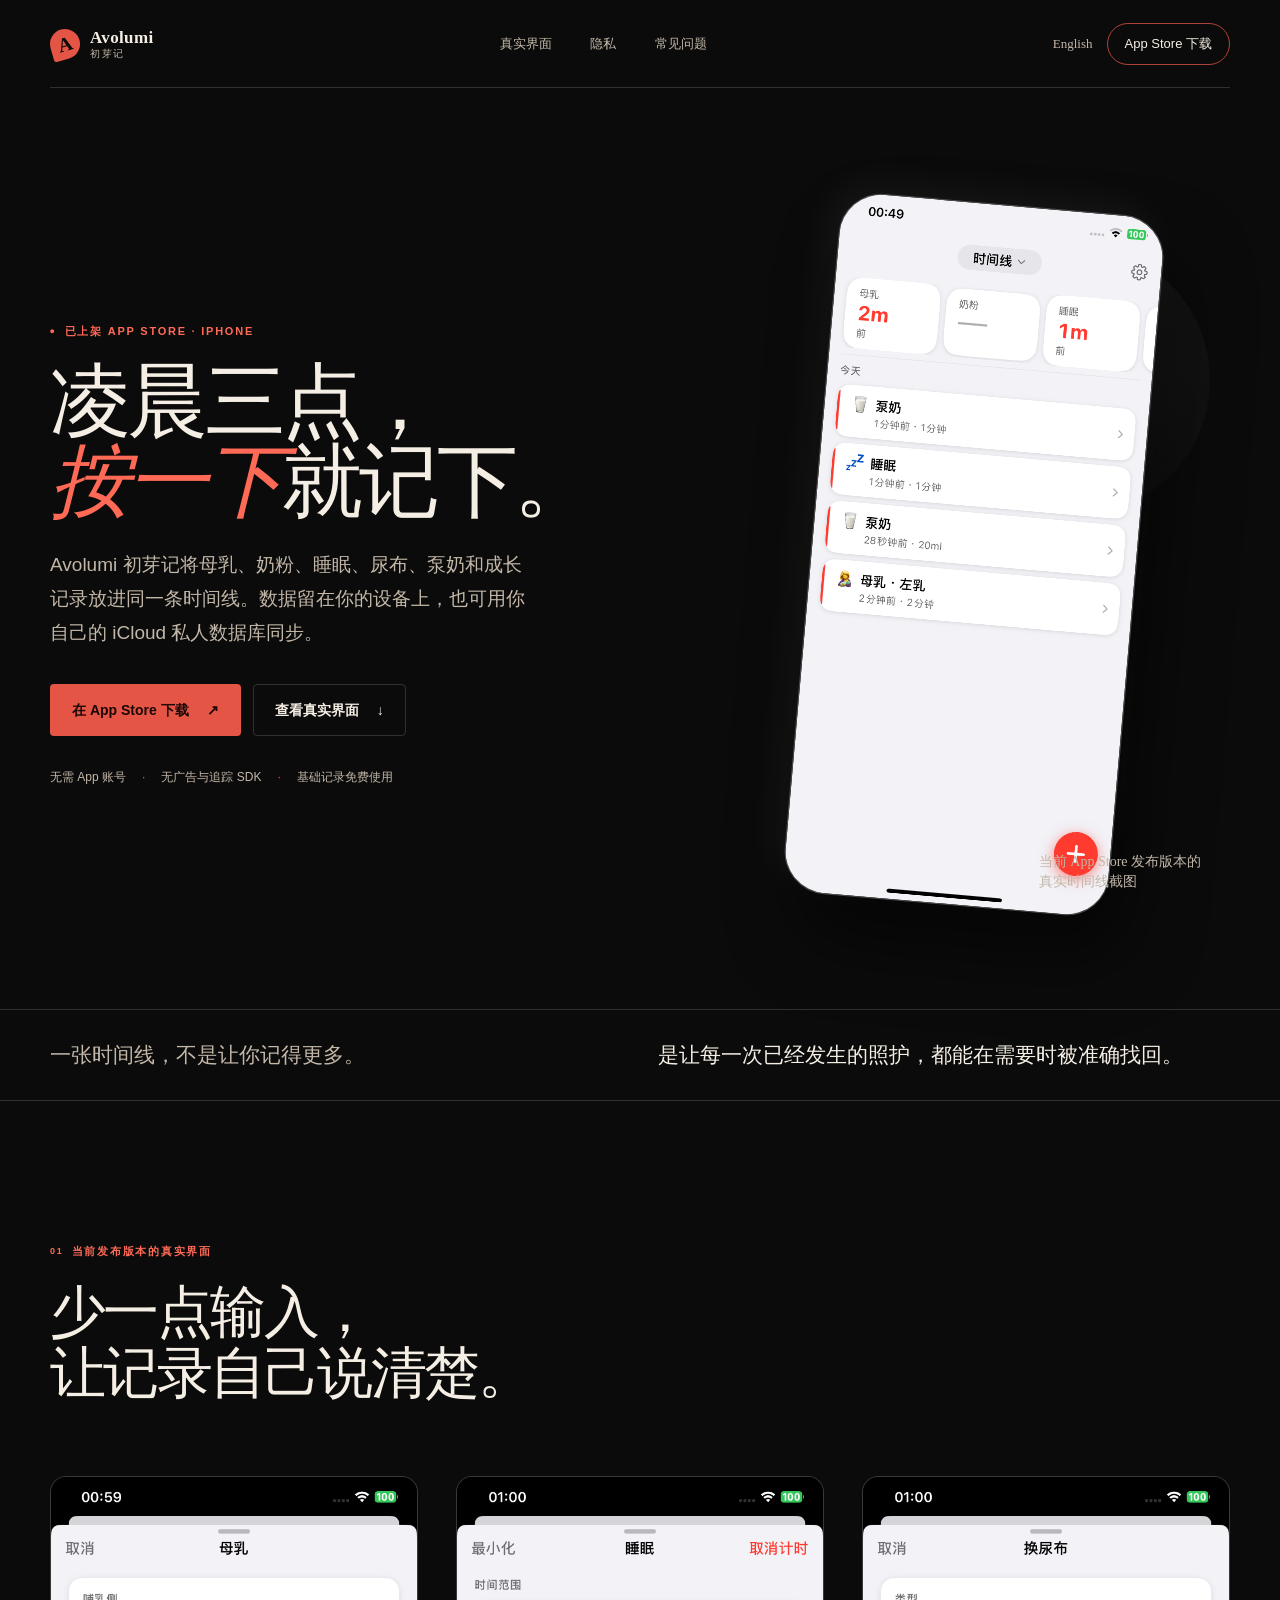
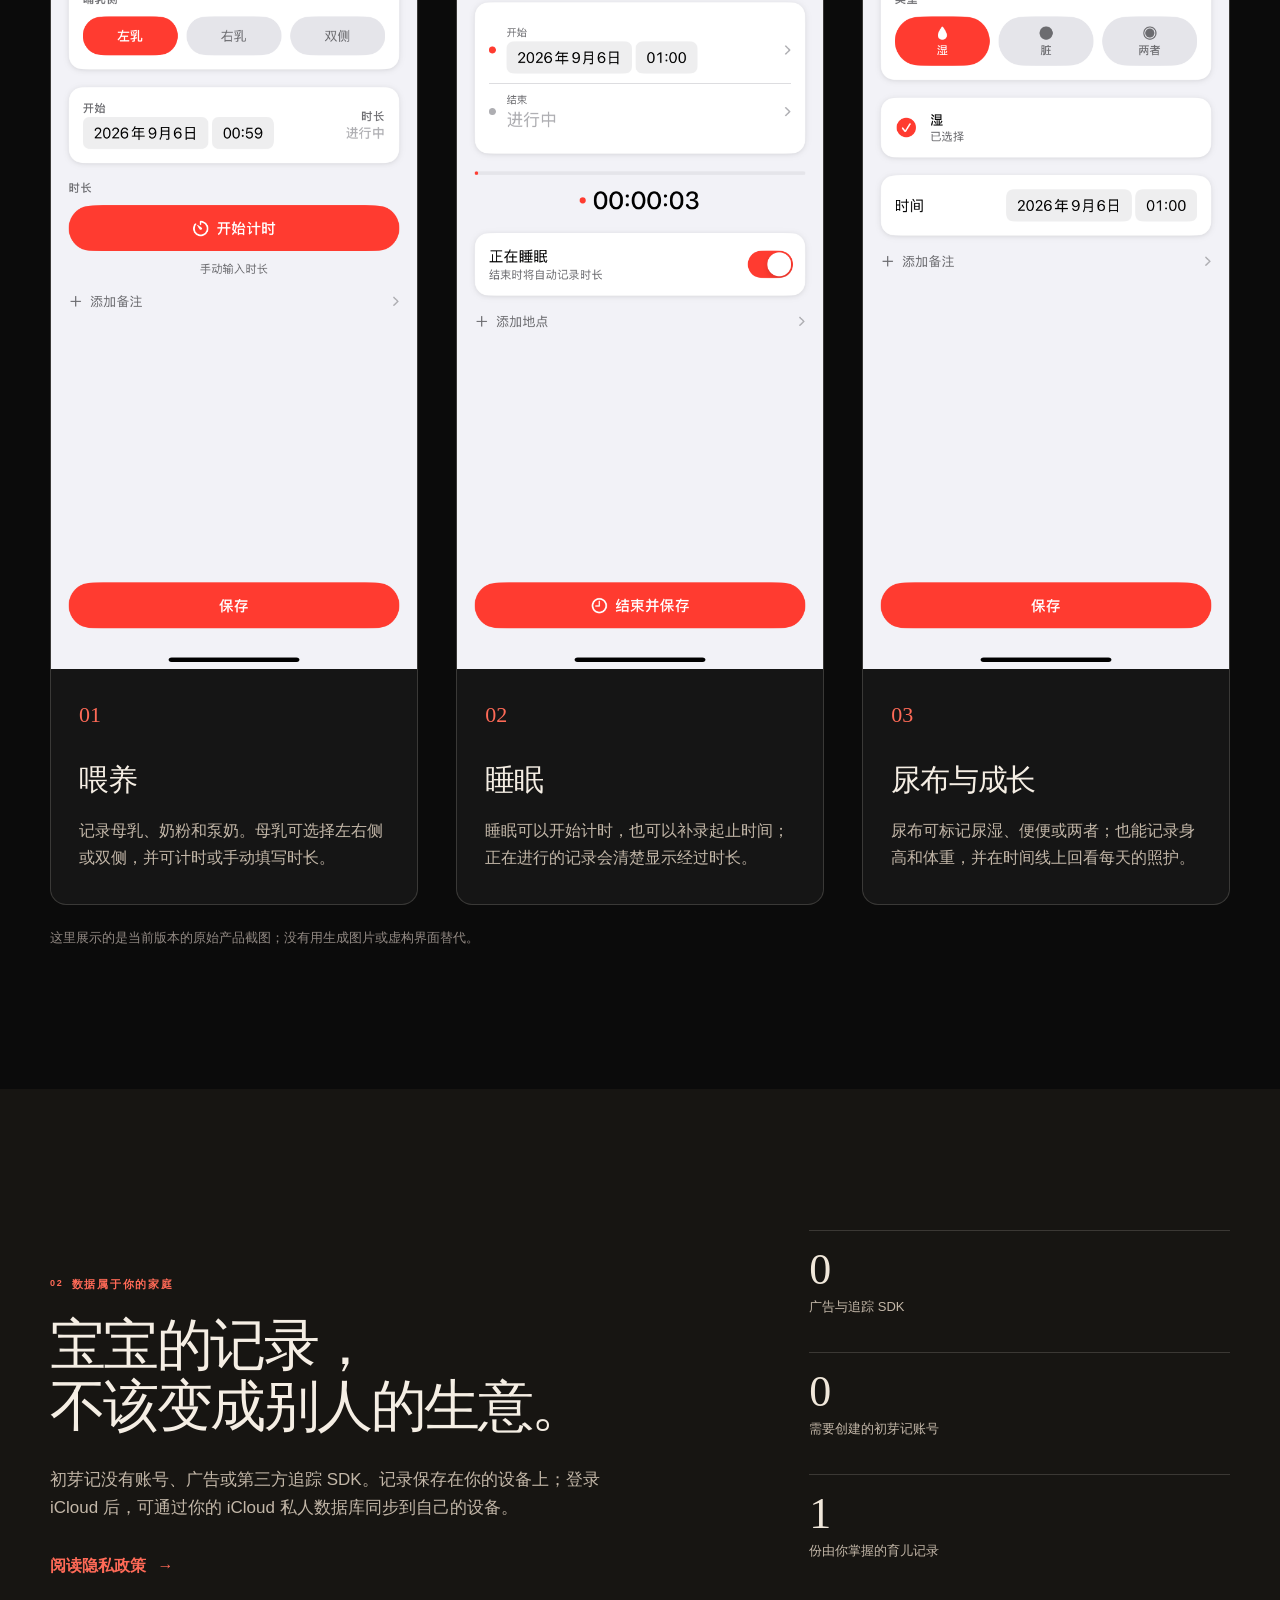
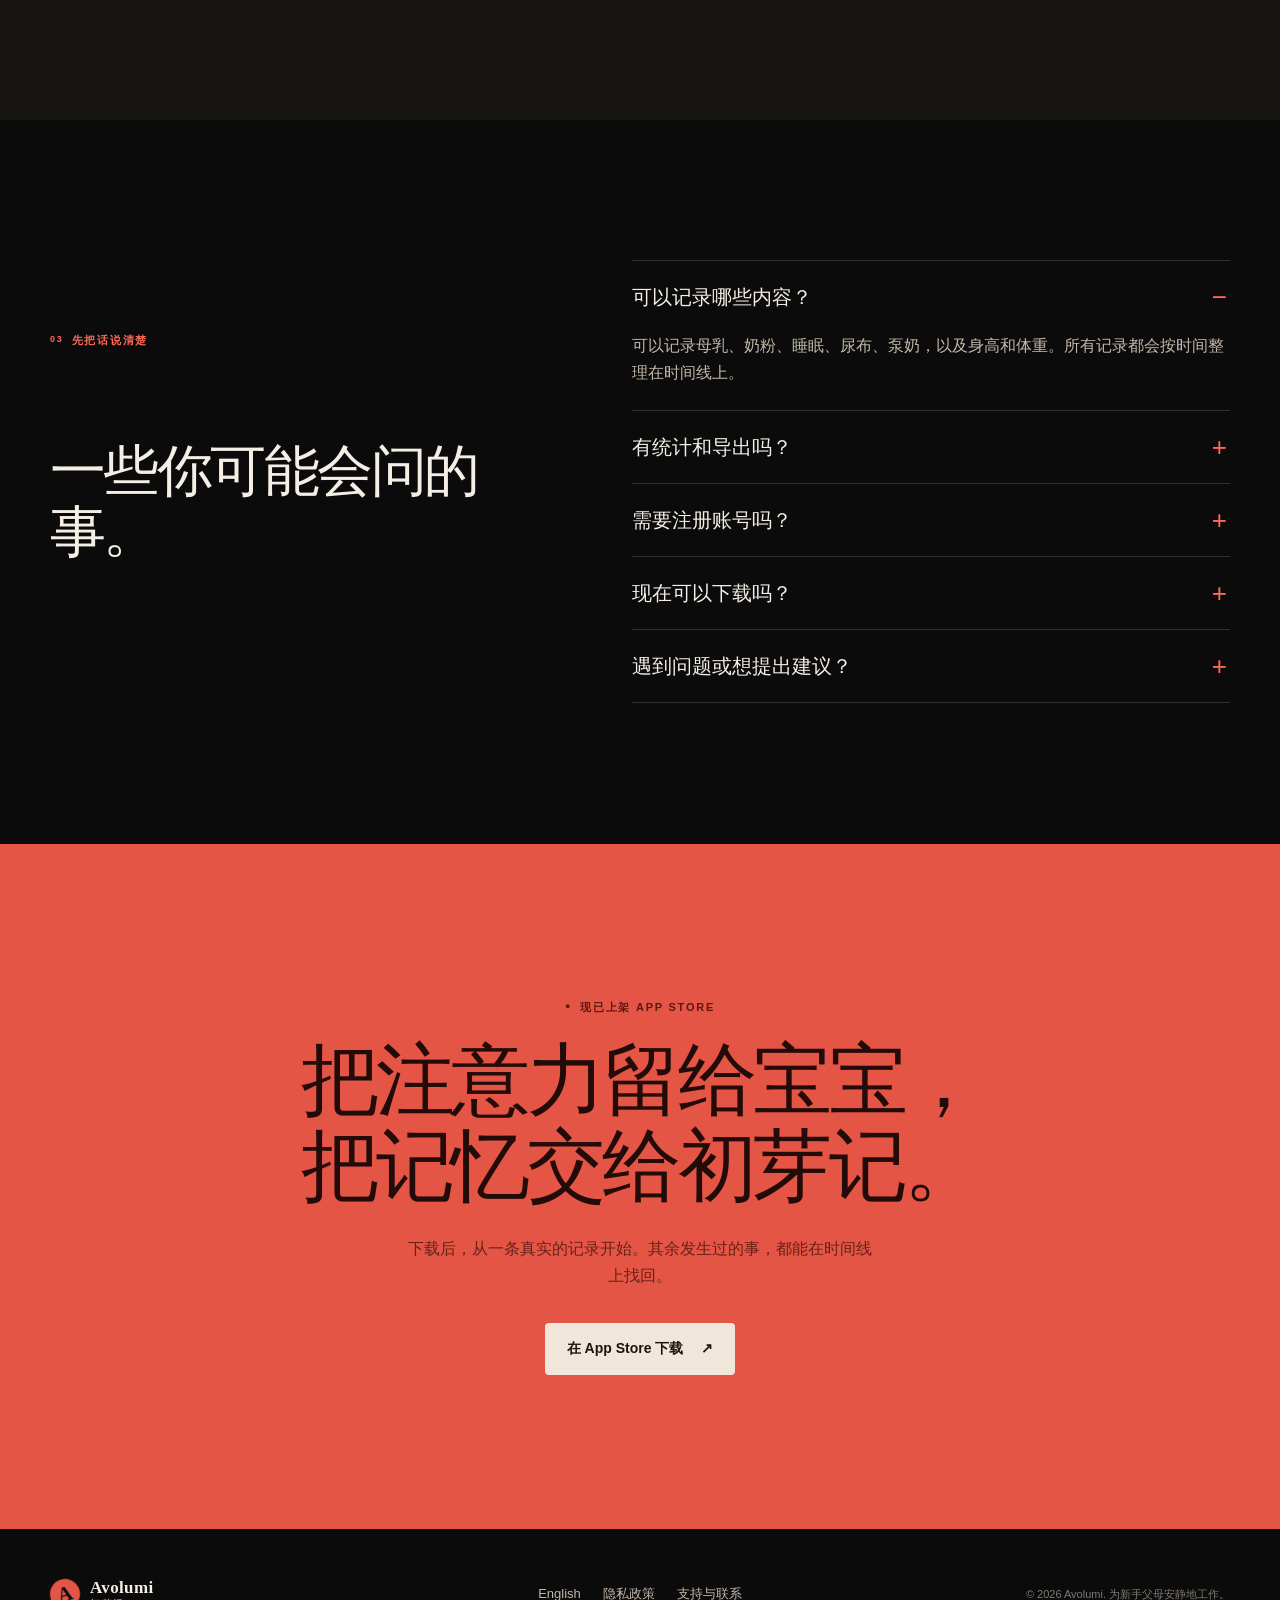
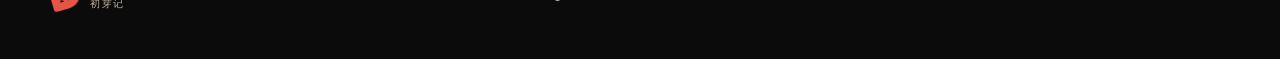
<file: index.html>
<!doctype html>
<html lang="zh-Hans">
  <head>
    <meta charset="utf-8">
    <meta name="viewport" content="width=device-width, initial-scale=1">
    <meta name="description" content="Avolumi 初芽记：给新手父母的育儿记录工具。用真实的时间线记录喂养、睡眠、尿布与成长。">
    <meta name="theme-color" content="#0b0b0b">
    <meta property="og:title" content="Avolumi 初芽记｜给新手父母的育儿记录工具">
    <meta property="og:description" content="记录喂养、睡眠、尿布与成长；数据留在你的设备和个人 iCloud 中。">
    <meta property="og:type" content="website">
    <title>Avolumi 初芽记｜新手父母的育儿记录工具</title>
    <link rel="stylesheet" href="styles.css?v=20261005-bilingual-2">
  </head>
  <body>
    <a class="skip-link" href="#main">跳到主要内容</a>

    <header class="site-header">
      <a class="brand" href="#top" aria-label="Avolumi 初芽记首页">
        <span class="brand-mark" aria-hidden="true">A</span>
        <span><strong>Avolumi</strong><small>初芽记</small></span>
      </a>
      <nav aria-label="页面导航">
        <a href="#screens">真实界面</a>
        <a href="#privacy">隐私</a>
        <a href="#faq">常见问题</a>
      </nav>
      <div class="header-actions">
        <a class="language-switch" href="en/" hreflang="en" lang="en">English</a>
        <a class="header-cta" href="https://apps.apple.com/app/id6807916555" target="_blank" rel="noopener">App Store 下载</a>
      </div>
    </header>

    <main id="main">
      <section class="hero" id="top" aria-labelledby="hero-title">
        <div class="hero-copy reveal">
          <p class="eyebrow"><span aria-hidden="true">●</span> 已上架 App Store · iPhone</p>
          <h1 id="hero-title">凌晨三点，<br><em>按一下</em>就记下。</h1>
          <p class="hero-lede">Avolumi 初芽记将母乳、奶粉、睡眠、尿布、泵奶和成长记录放进同一条时间线。数据留在你的设备上，也可用你自己的 iCloud 私人数据库同步。</p>
          <div class="hero-actions">
            <a class="button button-primary" href="https://apps.apple.com/app/id6807916555" target="_blank" rel="noopener">在 App Store 下载 <span aria-hidden="true">↗</span></a>
            <a class="button button-quiet" href="#screens">查看真实界面 <span aria-hidden="true">↓</span></a>
          </div>
          <ul class="trust-list" aria-label="产品承诺">
            <li>无需 App 账号</li>
            <li>无广告与追踪 SDK</li>
            <li>基础记录免费使用</li>
          </ul>
        </div>

        <div class="hero-art reveal">
          <figure class="hero-shot">
            <img src="assets/screenshots/timeline.png" alt="Avolumi 初芽记的真实时间线界面，展示喂养、睡眠与尿布记录">
            <figcaption>当前 App Store 发布版本的真实时间线截图</figcaption>
          </figure>
        </div>
      </section>

      <section class="quiet-band" aria-label="产品定位">
        <p>一张时间线，不是让你记得更多。</p>
        <p>是让每一次已经发生的照护，都能在需要时被准确找回。</p>
      </section>

      <section class="screens section" id="screens" aria-labelledby="screens-title">
        <div class="section-heading reveal">
          <p class="eyebrow"><span aria-hidden="true">01</span> 当前发布版本的真实界面</p>
          <h2 id="screens-title">少一点输入，<br>让记录自己说清楚。</h2>
        </div>
        <div class="screen-grid">
          <article class="screen-card reveal">
            <img src="assets/screenshots/breastfeeding.png" alt="Avolumi 初芽记真实的母乳记录输入界面，可记录左右侧与时长">
            <div class="screen-copy">
              <p class="moment-number" aria-hidden="true">01</p>
              <h3>喂养</h3>
              <p>记录母乳、奶粉和泵奶。母乳可选择左右侧或双侧，并可计时或手动填写时长。</p>
            </div>
          </article>
          <article class="screen-card reveal">
            <img src="assets/screenshots/sleep.png" alt="Avolumi 初芽记真实的睡眠计时界面，显示正在进行的睡眠">
            <div class="screen-copy">
              <p class="moment-number" aria-hidden="true">02</p>
              <h3>睡眠</h3>
              <p>睡眠可以开始计时，也可以补录起止时间；正在进行的记录会清楚显示经过时长。</p>
            </div>
          </article>
          <article class="screen-card reveal">
            <img src="assets/screenshots/diaper.png" alt="Avolumi 初芽记真实的尿布记录输入界面，可选择尿湿、便便或两者">
            <div class="screen-copy">
              <p class="moment-number" aria-hidden="true">03</p>
              <h3>尿布与成长</h3>
              <p>尿布可标记尿湿、便便或两者；也能记录身高和体重，并在时间线上回看每天的照护。</p>
            </div>
          </article>
        </div>
        <p class="screens-note">这里展示的是当前版本的原始产品截图；没有用生成图片或虚构界面替代。</p>
      </section>

      <section class="privacy section" id="privacy" aria-labelledby="privacy-title">
        <div class="privacy-panel reveal">
          <div class="privacy-copy">
            <p class="eyebrow"><span aria-hidden="true">02</span> 数据属于你的家庭</p>
            <h2 id="privacy-title">宝宝的记录，<br>不该变成别人的生意。</h2>
            <p>初芽记没有账号、广告或第三方追踪 SDK。记录保存在你的设备上；登录 iCloud 后，可通过你的 iCloud 私人数据库同步到自己的设备。</p>
            <a class="text-link" href="privacy.html">阅读隐私政策 <span aria-hidden="true">→</span></a>
          </div>
          <dl class="privacy-facts">
            <div><dt>0</dt><dd>广告与追踪 SDK</dd></div>
            <div><dt>0</dt><dd>需要创建的初芽记账号</dd></div>
            <div><dt>1</dt><dd>份由你掌握的育儿记录</dd></div>
          </dl>
        </div>
      </section>

      <section class="faq section" id="faq" aria-labelledby="faq-title">
        <div class="section-heading reveal">
          <p class="eyebrow"><span aria-hidden="true">03</span> 先把话说清楚</p>
          <h2 id="faq-title">一些你可能会问的事。</h2>
        </div>
        <div class="faq-list reveal">
          <details open>
            <summary>可以记录哪些内容？</summary>
            <p>可以记录母乳、奶粉、睡眠、尿布、泵奶，以及身高和体重。所有记录都会按时间整理在时间线上。</p>
          </details>
          <details>
            <summary>有统计和导出吗？</summary>
            <p>可以查看喂养、睡眠和尿布的统计趋势，也可以导出 CSV 数据。高级版还提供 PDF 记录汇总、喂养间隔提醒、每周小结，以及 JSON 备份与恢复。</p>
          </details>
          <details>
            <summary>需要注册账号吗？</summary>
            <p>不需要。基础记录可在设备本地使用；如使用同步，iCloud 会通过你自己的 Apple 账户与私人数据库处理数据。</p>
          </details>
          <details>
            <summary>现在可以下载吗？</summary>
            <p>可以。初芽记现已在 App Store 上线，支持 iPhone。点击“在 App Store 下载”即可查看最新版本、系统要求与购买选项。</p>
          </details>
          <details>
            <summary>遇到问题或想提出建议？</summary>
            <p>欢迎前往支持页联系我们。尤其想知道：哪一步让你多想了一秒？</p>
          </details>
        </div>
      </section>

      <section class="closing" aria-labelledby="closing-title">
        <div class="closing-copy reveal">
          <p class="eyebrow"><span aria-hidden="true">●</span> 现已上架 App Store</p>
          <h2 id="closing-title">把注意力留给宝宝，<br>把记忆交给初芽记。</h2>
          <p>下载后，从一条真实的记录开始。其余发生过的事，都能在时间线上找回。</p>
          <a class="button button-light" href="https://apps.apple.com/app/id6807916555" target="_blank" rel="noopener">在 App Store 下载 <span aria-hidden="true">↗</span></a>
        </div>
      </section>
    </main>

    <footer class="site-footer">
      <a class="brand" href="#top" aria-label="回到页面顶部">
        <span class="brand-mark" aria-hidden="true">A</span>
        <span><strong>Avolumi</strong><small>初芽记</small></span>
      </a>
      <div class="footer-links">
        <a href="en/" hreflang="en" lang="en">English</a>
        <a href="privacy.html">隐私政策</a>
        <a href="support.html">支持与联系</a>
      </div>
      <p>© 2026 Avolumi. 为新手父母安静地工作。</p>
    </footer>
  </body>
</html>
</file>
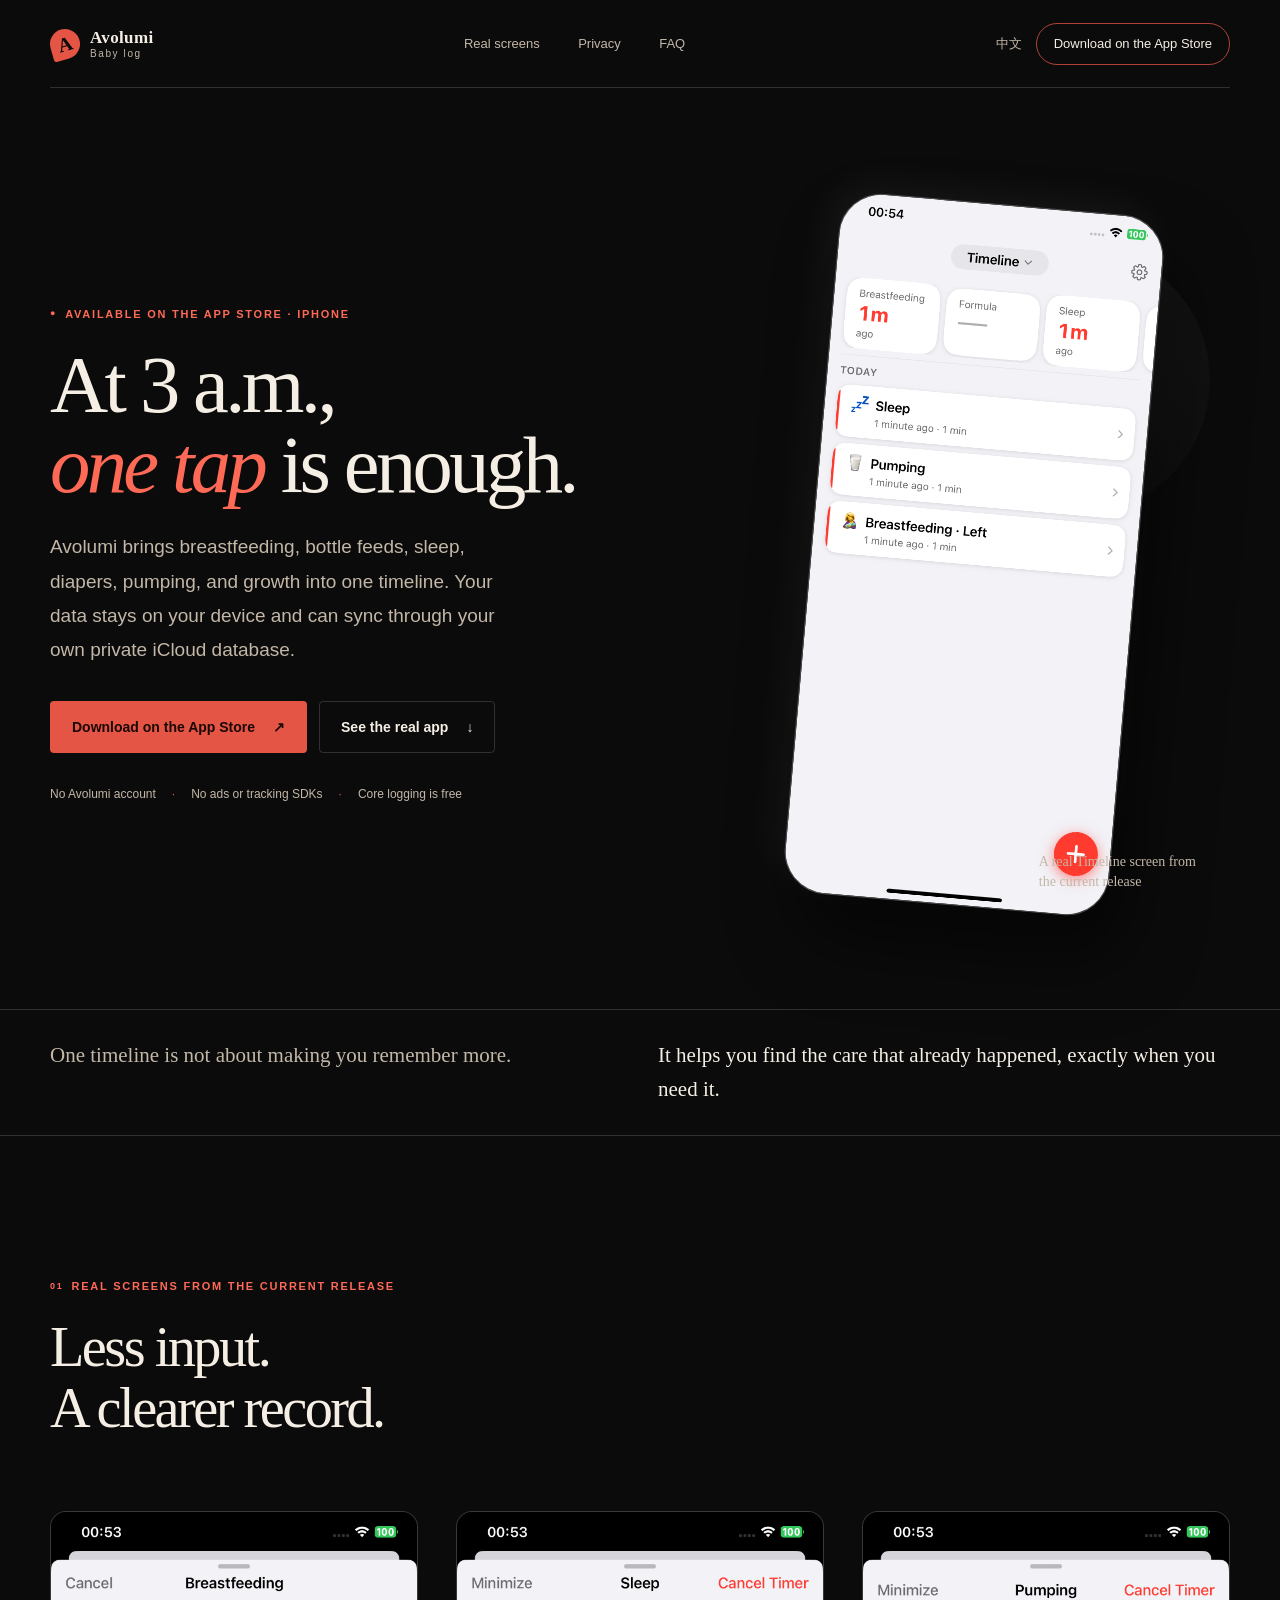
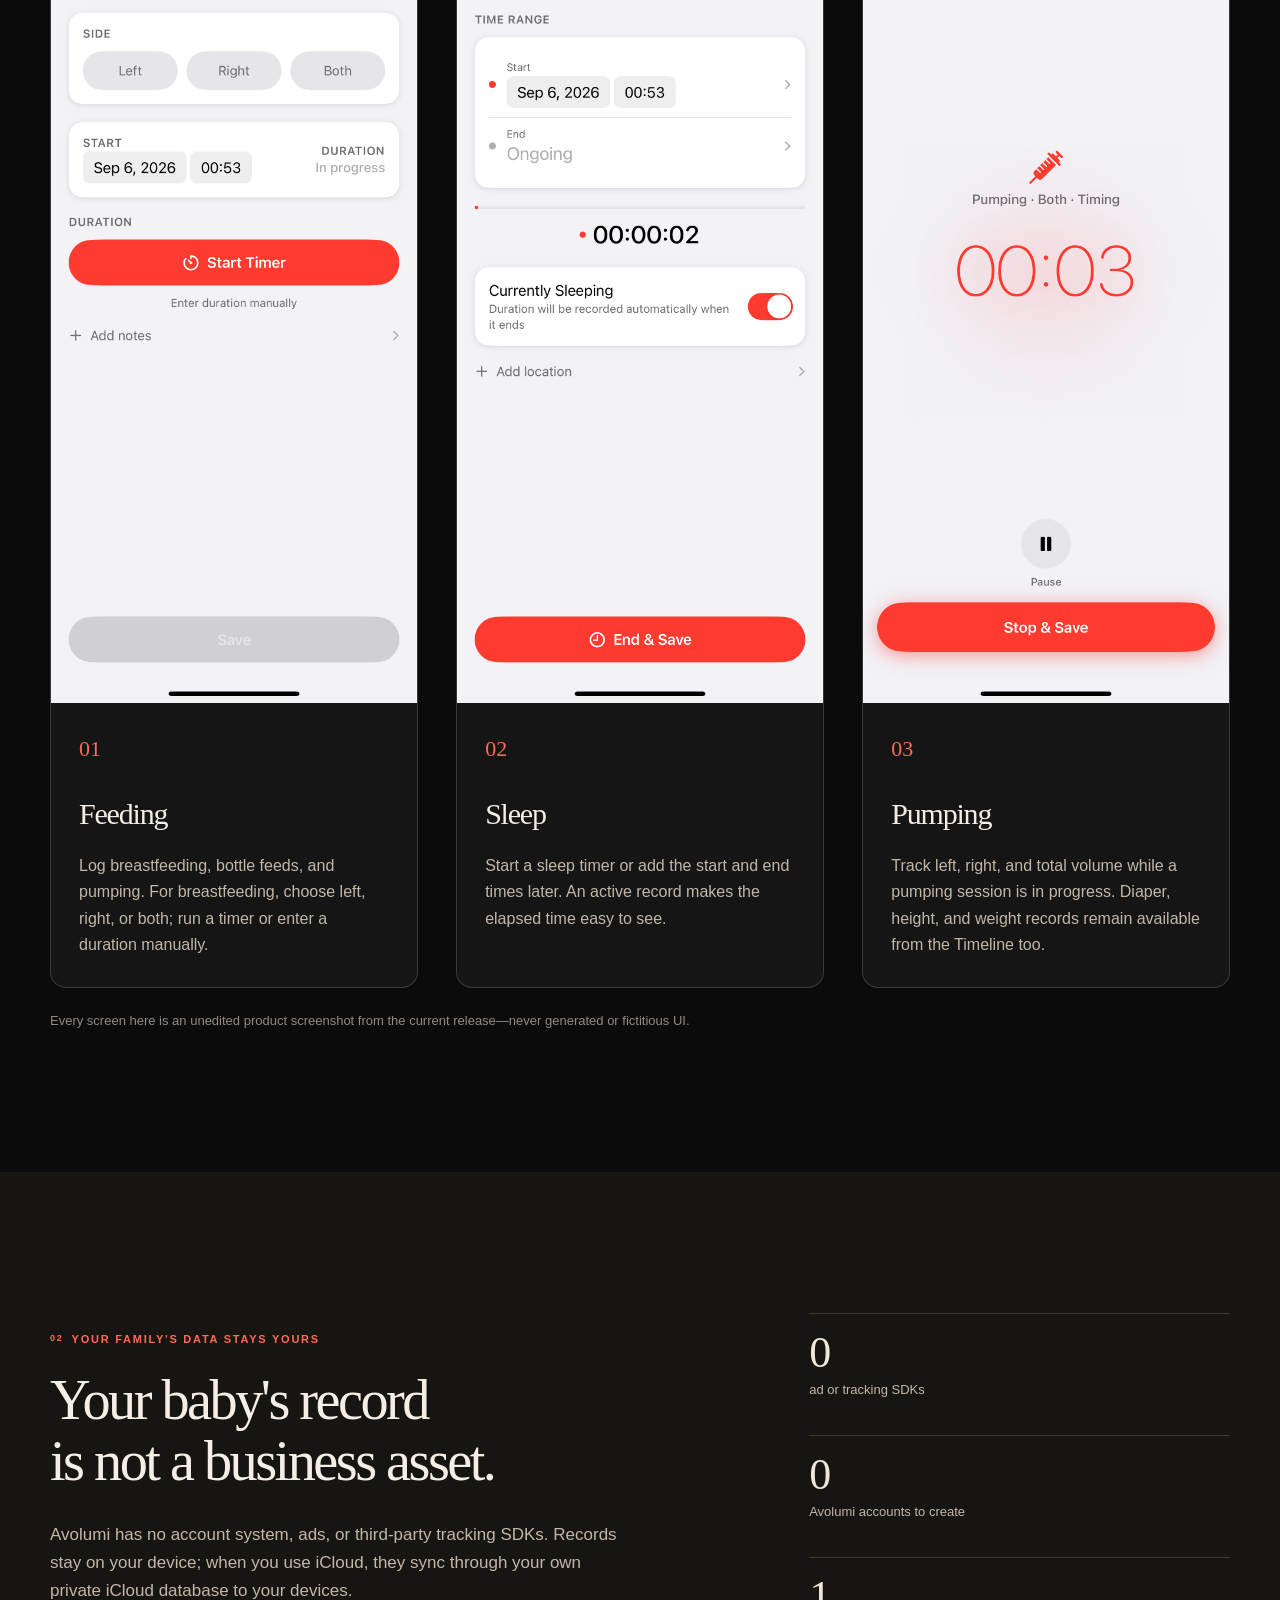
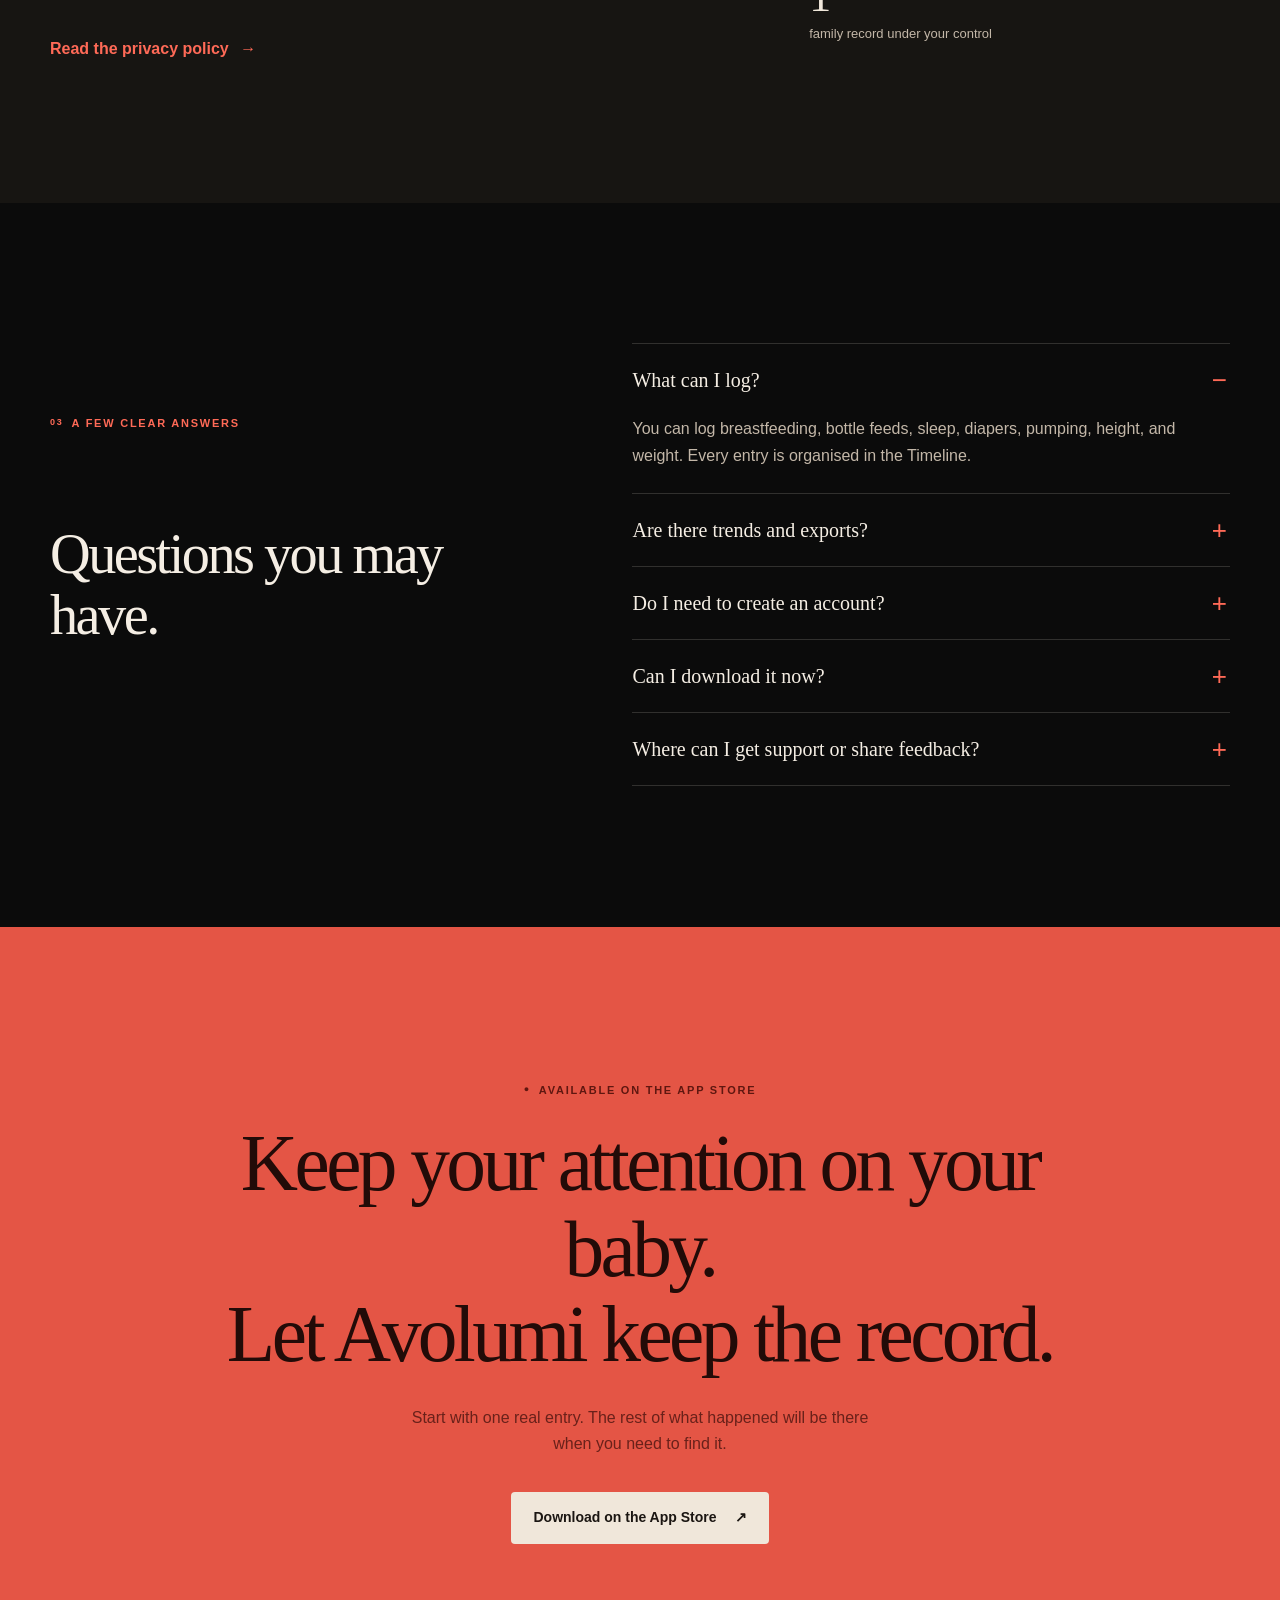
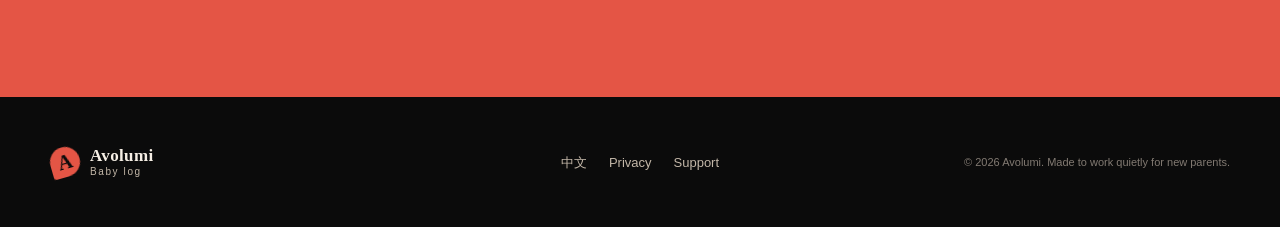
<file: en/index.html>
<!doctype html>
<html lang="en">
  <head>
    <meta charset="utf-8">
    <meta name="viewport" content="width=device-width, initial-scale=1">
    <meta name="description" content="Avolumi is a private baby log for new parents. Track feeding, sleep, diapers, and growth in one real timeline.">
    <meta name="theme-color" content="#0b0b0b">
    <meta property="og:title" content="Avolumi | A calm baby log for new parents">
    <meta property="og:description" content="Track feeding, sleep, diapers, and growth. Your data stays on your device and in your own iCloud account.">
    <meta property="og:type" content="website">
    <title>Avolumi | A calm baby log for new parents</title>
    <link rel="stylesheet" href="../styles.css?v=20261005-bilingual-2">
  </head>
  <body>
    <a class="skip-link" href="#main">Skip to main content</a>

    <header class="site-header">
      <a class="brand" href="#top" aria-label="Avolumi home">
        <span class="brand-mark" aria-hidden="true">A</span>
        <span><strong>Avolumi</strong><small>Baby log</small></span>
      </a>
      <nav aria-label="Page navigation">
        <a href="#screens">Real screens</a>
        <a href="#privacy">Privacy</a>
        <a href="#faq">FAQ</a>
      </nav>
      <div class="header-actions">
        <a class="language-switch" href="../" hreflang="zh-Hans" lang="zh-Hans">中文</a>
        <a class="header-cta" href="https://apps.apple.com/app/id6807916555" target="_blank" rel="noopener">Download on the App Store</a>
      </div>
    </header>

    <main id="main">
      <section class="hero" id="top" aria-labelledby="hero-title">
        <div class="hero-copy reveal">
          <p class="eyebrow"><span aria-hidden="true">●</span> Available on the App Store · iPhone</p>
          <h1 id="hero-title">At 3 a.m.,<br><em>one tap</em> is enough.</h1>
          <p class="hero-lede">Avolumi brings breastfeeding, bottle feeds, sleep, diapers, pumping, and growth into one timeline. Your data stays on your device and can sync through your own private iCloud database.</p>
          <div class="hero-actions">
            <a class="button button-primary" href="https://apps.apple.com/app/id6807916555" target="_blank" rel="noopener">Download on the App Store <span aria-hidden="true">↗</span></a>
            <a class="button button-quiet" href="#screens">See the real app <span aria-hidden="true">↓</span></a>
          </div>
          <ul class="trust-list" aria-label="Product commitments">
            <li>No Avolumi account</li>
            <li>No ads or tracking SDKs</li>
            <li>Core logging is free</li>
          </ul>
        </div>

        <div class="hero-art reveal">
          <figure class="hero-shot">
            <img src="../assets/screenshots/en/timeline.png" alt="The real English Avolumi Timeline screen with feeding, sleep, and diaper records">
            <figcaption>A real Timeline screen from the current release</figcaption>
          </figure>
        </div>
      </section>

      <section class="quiet-band" aria-label="Product positioning">
        <p>One timeline is not about making you remember more.</p>
        <p>It helps you find the care that already happened, exactly when you need it.</p>
      </section>

      <section class="screens section" id="screens" aria-labelledby="screens-title">
        <div class="section-heading reveal">
          <p class="eyebrow"><span aria-hidden="true">01</span> Real screens from the current release</p>
          <h2 id="screens-title">Less input.<br>A clearer record.</h2>
        </div>
        <div class="screen-grid">
          <article class="screen-card reveal">
            <img src="../assets/screenshots/en/breastfeeding.png" alt="The real English Avolumi breastfeeding entry screen, with left, right, and duration controls">
            <div class="screen-copy">
              <p class="moment-number" aria-hidden="true">01</p>
              <h3>Feeding</h3>
              <p>Log breastfeeding, bottle feeds, and pumping. For breastfeeding, choose left, right, or both; run a timer or enter a duration manually.</p>
            </div>
          </article>
          <article class="screen-card reveal">
            <img src="../assets/screenshots/en/sleep.png" alt="The real English Avolumi sleep timer screen showing an active sleep record">
            <div class="screen-copy">
              <p class="moment-number" aria-hidden="true">02</p>
              <h3>Sleep</h3>
              <p>Start a sleep timer or add the start and end times later. An active record makes the elapsed time easy to see.</p>
            </div>
          </article>
          <article class="screen-card reveal">
            <img src="../assets/screenshots/en/pumping.png" alt="The real English Avolumi pumping timer screen showing left, right, and total volume">
            <div class="screen-copy">
              <p class="moment-number" aria-hidden="true">03</p>
              <h3>Pumping</h3>
              <p>Track left, right, and total volume while a pumping session is in progress. Diaper, height, and weight records remain available from the Timeline too.</p>
            </div>
          </article>
        </div>
        <p class="screens-note">Every screen here is an unedited product screenshot from the current release—never generated or fictitious UI.</p>
      </section>

      <section class="privacy section" id="privacy" aria-labelledby="privacy-title">
        <div class="privacy-panel reveal">
          <div class="privacy-copy">
            <p class="eyebrow"><span aria-hidden="true">02</span> Your family's data stays yours</p>
            <h2 id="privacy-title">Your baby's record<br>is not a business asset.</h2>
            <p>Avolumi has no account system, ads, or third-party tracking SDKs. Records stay on your device; when you use iCloud, they sync through your own private iCloud database to your devices.</p>
            <a class="text-link" href="privacy.html">Read the privacy policy <span aria-hidden="true">→</span></a>
          </div>
          <dl class="privacy-facts">
            <div><dt>0</dt><dd>ad or tracking SDKs</dd></div>
            <div><dt>0</dt><dd>Avolumi accounts to create</dd></div>
            <div><dt>1</dt><dd>family record under your control</dd></div>
          </dl>
        </div>
      </section>

      <section class="faq section" id="faq" aria-labelledby="faq-title">
        <div class="section-heading reveal">
          <p class="eyebrow"><span aria-hidden="true">03</span> A few clear answers</p>
          <h2 id="faq-title">Questions you may have.</h2>
        </div>
        <div class="faq-list reveal">
          <details open>
            <summary>What can I log?</summary>
            <p>You can log breastfeeding, bottle feeds, sleep, diapers, pumping, height, and weight. Every entry is organised in the Timeline.</p>
          </details>
          <details>
            <summary>Are there trends and exports?</summary>
            <p>See feeding, sleep, and diaper trends, and export CSV data. Avolumi Premium also includes PDF record summaries, feeding-interval reminders, weekly summaries, and JSON backup and restore.</p>
          </details>
          <details>
            <summary>Do I need to create an account?</summary>
            <p>No. Core logging works locally on your device. If you choose to sync, iCloud uses your own Apple Account and private database.</p>
          </details>
          <details>
            <summary>Can I download it now?</summary>
            <p>Yes. Avolumi is available on the App Store for iPhone. Visit the App Store for the latest version, system requirements, and purchase options.</p>
          </details>
          <details>
            <summary>Where can I get support or share feedback?</summary>
            <p>Visit the support page to contact us. We especially want to know: which step made you pause for an extra second?</p>
          </details>
        </div>
      </section>

      <section class="closing" aria-labelledby="closing-title">
        <div class="closing-copy reveal">
          <p class="eyebrow"><span aria-hidden="true">●</span> Available on the App Store</p>
          <h2 id="closing-title">Keep your attention on your baby.<br>Let Avolumi keep the record.</h2>
          <p>Start with one real entry. The rest of what happened will be there when you need to find it.</p>
          <a class="button button-light" href="https://apps.apple.com/app/id6807916555" target="_blank" rel="noopener">Download on the App Store <span aria-hidden="true">↗</span></a>
        </div>
      </section>
    </main>

    <footer class="site-footer">
      <a class="brand" href="#top" aria-label="Back to the top of the Avolumi homepage">
        <span class="brand-mark" aria-hidden="true">A</span>
        <span><strong>Avolumi</strong><small>Baby log</small></span>
      </a>
      <div class="footer-links">
        <a href="../" hreflang="zh-Hans" lang="zh-Hans">中文</a>
        <a href="privacy.html">Privacy</a>
        <a href="support.html">Support</a>
      </div>
      <p>© 2026 Avolumi. Made to work quietly for new parents.</p>
    </footer>
  </body>
</html>
</file>
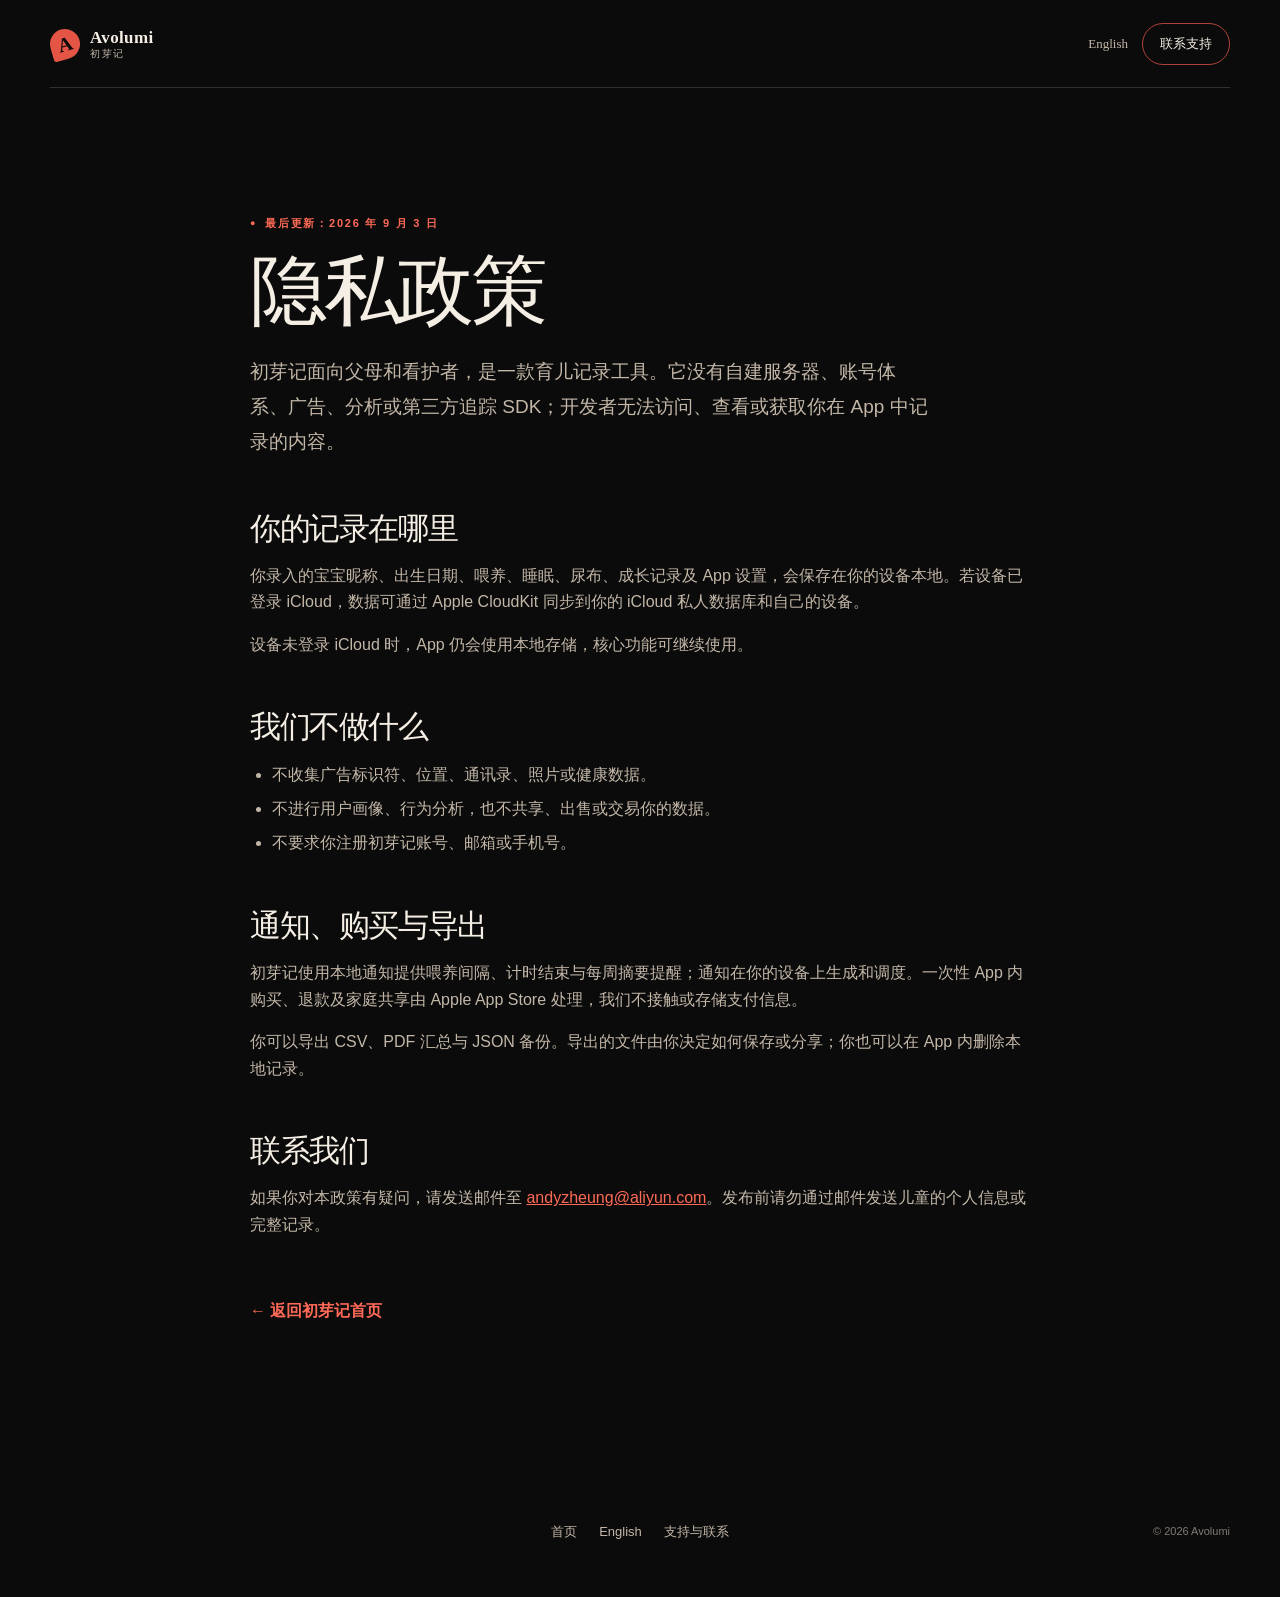
<file: privacy.html>
<!doctype html>
<html lang="zh-Hans">
  <head>
    <meta charset="utf-8">
    <meta name="viewport" content="width=device-width, initial-scale=1">
    <meta name="description" content="Avolumi 初芽记隐私政策。">
    <meta name="theme-color" content="#0b0b0b">
    <title>隐私政策｜Avolumi 初芽记</title>
    <link rel="stylesheet" href="styles.css?v=20261005-bilingual-2">
  </head>
  <body>
    <a class="skip-link" href="#main">跳到主要内容</a>
    <header class="site-header">
      <a class="brand" href="index.html" aria-label="Avolumi 初芽记首页"><span class="brand-mark" aria-hidden="true">A</span><span><strong>Avolumi</strong><small>初芽记</small></span></a>
      <div class="header-actions">
        <a class="language-switch" href="en/privacy.html" hreflang="en" lang="en">English</a>
        <a class="header-cta" href="support.html">联系支持</a>
      </div>
    </header>
    <main class="legal-page" id="main">
      <p class="eyebrow"><span aria-hidden="true">●</span> 最后更新：2026 年 9 月 3 日</p>
      <h1>隐私政策</h1>
      <p class="legal-lede">初芽记面向父母和看护者，是一款育儿记录工具。它没有自建服务器、账号体系、广告、分析或第三方追踪 SDK；开发者无法访问、查看或获取你在 App 中记录的内容。</p>
      <section>
        <h2>你的记录在哪里</h2>
        <p>你录入的宝宝昵称、出生日期、喂养、睡眠、尿布、成长记录及 App 设置，会保存在你的设备本地。若设备已登录 iCloud，数据可通过 Apple CloudKit 同步到你的 iCloud 私人数据库和自己的设备。</p>
        <p>设备未登录 iCloud 时，App 仍会使用本地存储，核心功能可继续使用。</p>
      </section>
      <section>
        <h2>我们不做什么</h2>
        <ul>
          <li>不收集广告标识符、位置、通讯录、照片或健康数据。</li>
          <li>不进行用户画像、行为分析，也不共享、出售或交易你的数据。</li>
          <li>不要求你注册初芽记账号、邮箱或手机号。</li>
        </ul>
      </section>
      <section>
        <h2>通知、购买与导出</h2>
        <p>初芽记使用本地通知提供喂养间隔、计时结束与每周摘要提醒；通知在你的设备上生成和调度。一次性 App 内购买、退款及家庭共享由 Apple App Store 处理，我们不接触或存储支付信息。</p>
        <p>你可以导出 CSV、PDF 汇总与 JSON 备份。导出的文件由你决定如何保存或分享；你也可以在 App 内删除本地记录。</p>
      </section>
      <section>
        <h2>联系我们</h2>
        <p>如果你对本政策有疑问，请发送邮件至 <a href="mailto:andyzheung@aliyun.com">andyzheung@aliyun.com</a>。发布前请勿通过邮件发送儿童的个人信息或完整记录。</p>
      </section>
      <p class="legal-back"><a class="text-link" href="index.html">← 返回初芽记首页</a></p>
    </main>
    <footer class="site-footer"><span></span><div class="footer-links"><a href="index.html">首页</a><a href="en/privacy.html" hreflang="en" lang="en">English</a><a href="support.html">支持与联系</a></div><p>© 2026 Avolumi</p></footer>
  </body>
</html>
</file>
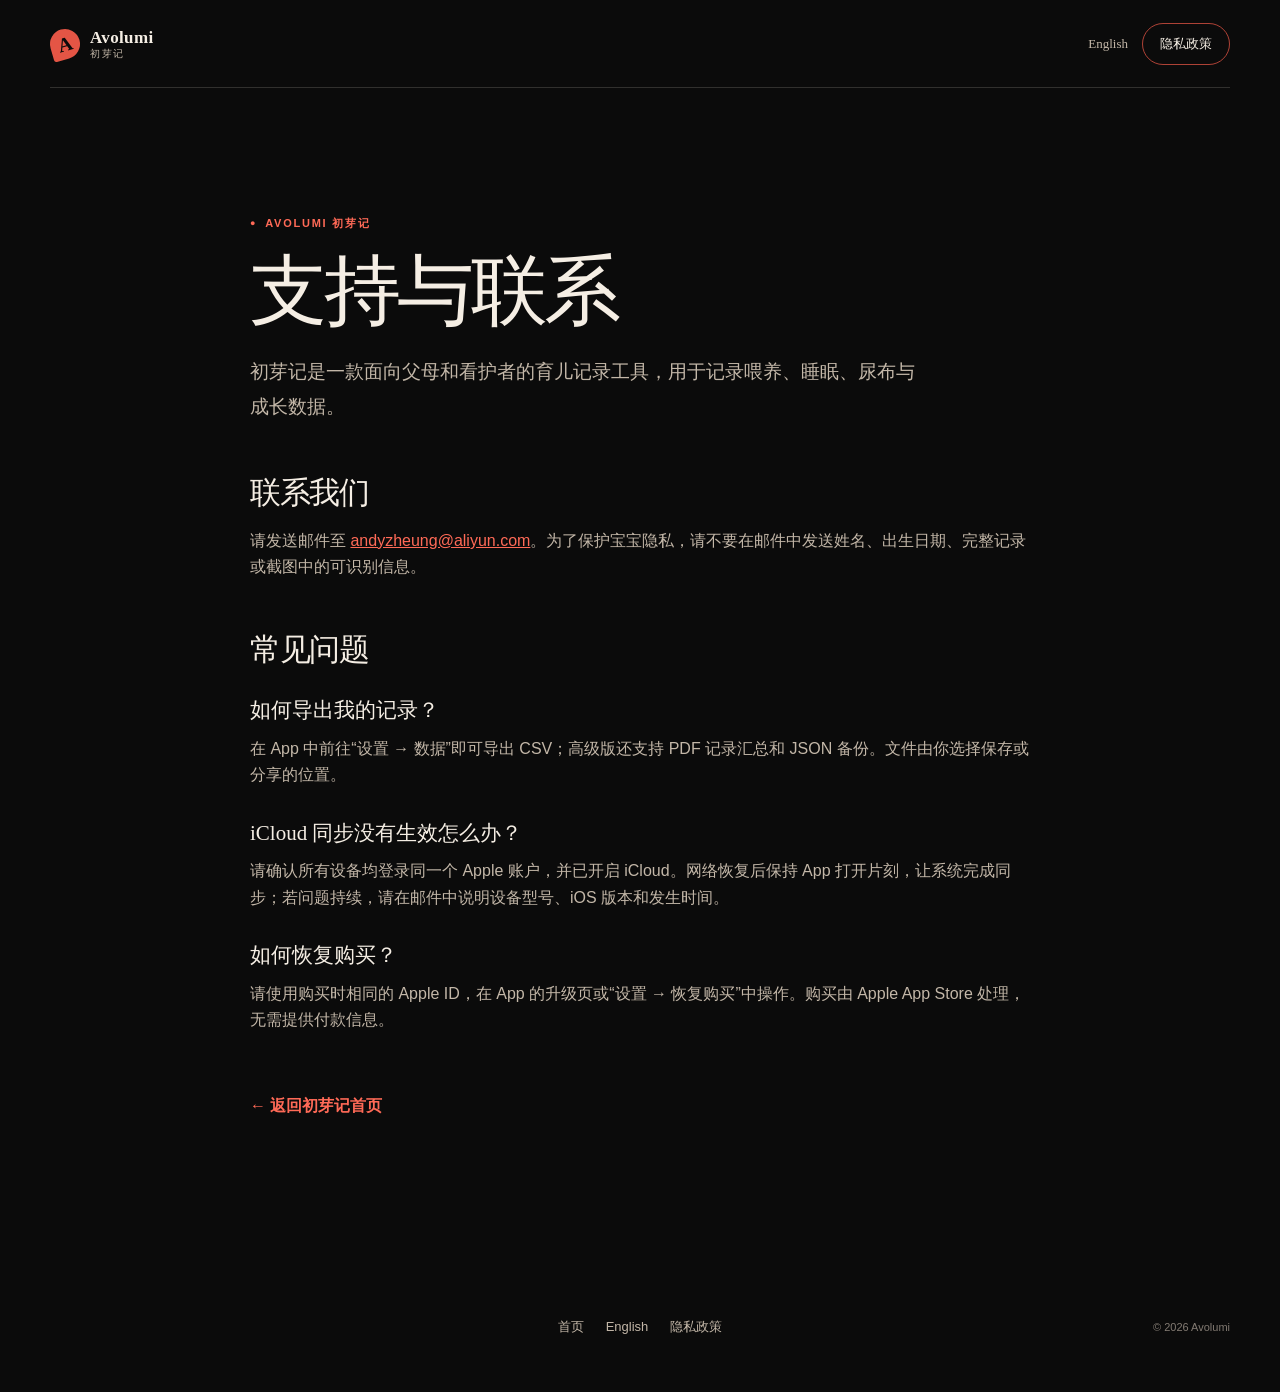
<file: support.html>
<!doctype html>
<html lang="zh-Hans">
  <head>
    <meta charset="utf-8">
    <meta name="viewport" content="width=device-width, initial-scale=1">
    <meta name="description" content="Avolumi 初芽记支持与联系信息。">
    <meta name="theme-color" content="#0b0b0b">
    <title>支持与联系｜Avolumi 初芽记</title>
    <link rel="stylesheet" href="styles.css?v=20261005-bilingual-2">
  </head>
  <body>
    <a class="skip-link" href="#main">跳到主要内容</a>
    <header class="site-header">
      <a class="brand" href="index.html" aria-label="Avolumi 初芽记首页"><span class="brand-mark" aria-hidden="true">A</span><span><strong>Avolumi</strong><small>初芽记</small></span></a>
      <div class="header-actions">
        <a class="language-switch" href="en/support.html" hreflang="en" lang="en">English</a>
        <a class="header-cta" href="privacy.html">隐私政策</a>
      </div>
    </header>
    <main class="legal-page" id="main">
      <p class="eyebrow"><span aria-hidden="true">●</span> Avolumi 初芽记</p>
      <h1>支持与联系</h1>
      <p class="legal-lede">初芽记是一款面向父母和看护者的育儿记录工具，用于记录喂养、睡眠、尿布与成长数据。</p>
      <section>
        <h2>联系我们</h2>
        <p>请发送邮件至 <a href="mailto:andyzheung@aliyun.com">andyzheung@aliyun.com</a>。为了保护宝宝隐私，请不要在邮件中发送姓名、出生日期、完整记录或截图中的可识别信息。</p>
      </section>
      <section>
        <h2>常见问题</h2>
        <h3>如何导出我的记录？</h3>
        <p>在 App 中前往“设置 → 数据”即可导出 CSV；高级版还支持 PDF 记录汇总和 JSON 备份。文件由你选择保存或分享的位置。</p>
        <h3>iCloud 同步没有生效怎么办？</h3>
        <p>请确认所有设备均登录同一个 Apple 账户，并已开启 iCloud。网络恢复后保持 App 打开片刻，让系统完成同步；若问题持续，请在邮件中说明设备型号、iOS 版本和发生时间。</p>
        <h3>如何恢复购买？</h3>
        <p>请使用购买时相同的 Apple ID，在 App 的升级页或“设置 → 恢复购买”中操作。购买由 Apple App Store 处理，无需提供付款信息。</p>
      </section>
      <p class="legal-back"><a class="text-link" href="index.html">← 返回初芽记首页</a></p>
    </main>
    <footer class="site-footer"><span></span><div class="footer-links"><a href="index.html">首页</a><a href="en/support.html" hreflang="en" lang="en">English</a><a href="privacy.html">隐私政策</a></div><p>© 2026 Avolumi</p></footer>
  </body>
</html>
</file>
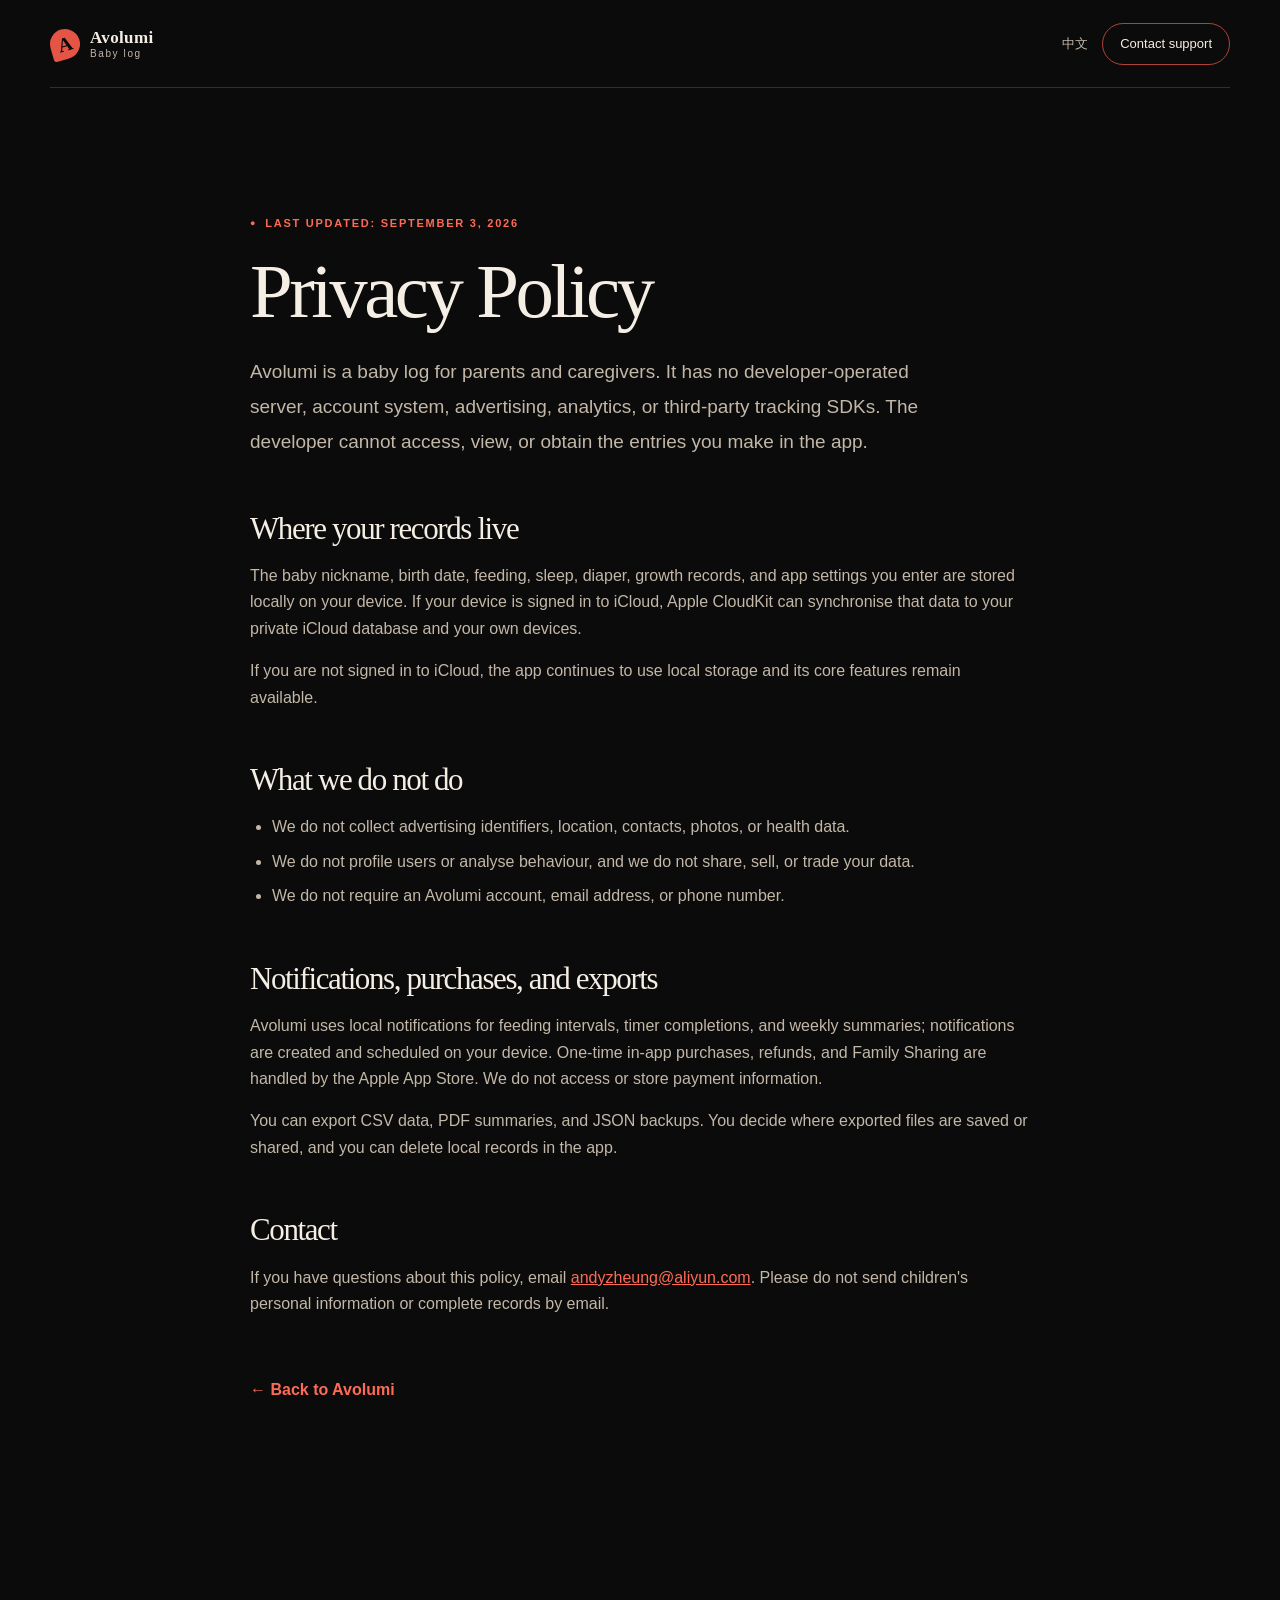
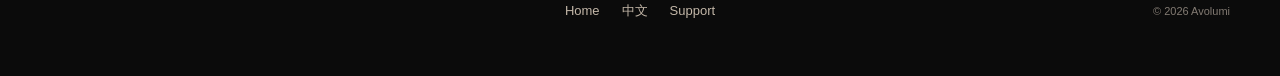
<file: en/privacy.html>
<!doctype html>
<html lang="en">
  <head>
    <meta charset="utf-8">
    <meta name="viewport" content="width=device-width, initial-scale=1">
    <meta name="description" content="Avolumi privacy policy.">
    <meta name="theme-color" content="#0b0b0b">
    <title>Privacy Policy | Avolumi</title>
    <link rel="stylesheet" href="../styles.css?v=20261005-bilingual-2">
  </head>
  <body>
    <a class="skip-link" href="#main">Skip to main content</a>
    <header class="site-header">
      <a class="brand" href="index.html" aria-label="Avolumi home"><span class="brand-mark" aria-hidden="true">A</span><span><strong>Avolumi</strong><small>Baby log</small></span></a>
      <div class="header-actions">
        <a class="language-switch" href="../privacy.html" hreflang="zh-Hans" lang="zh-Hans">中文</a>
        <a class="header-cta" href="support.html">Contact support</a>
      </div>
    </header>
    <main class="legal-page" id="main">
      <p class="eyebrow"><span aria-hidden="true">●</span> Last updated: September 3, 2026</p>
      <h1>Privacy Policy</h1>
      <p class="legal-lede">Avolumi is a baby log for parents and caregivers. It has no developer-operated server, account system, advertising, analytics, or third-party tracking SDKs. The developer cannot access, view, or obtain the entries you make in the app.</p>
      <section>
        <h2>Where your records live</h2>
        <p>The baby nickname, birth date, feeding, sleep, diaper, growth records, and app settings you enter are stored locally on your device. If your device is signed in to iCloud, Apple CloudKit can synchronise that data to your private iCloud database and your own devices.</p>
        <p>If you are not signed in to iCloud, the app continues to use local storage and its core features remain available.</p>
      </section>
      <section>
        <h2>What we do not do</h2>
        <ul>
          <li>We do not collect advertising identifiers, location, contacts, photos, or health data.</li>
          <li>We do not profile users or analyse behaviour, and we do not share, sell, or trade your data.</li>
          <li>We do not require an Avolumi account, email address, or phone number.</li>
        </ul>
      </section>
      <section>
        <h2>Notifications, purchases, and exports</h2>
        <p>Avolumi uses local notifications for feeding intervals, timer completions, and weekly summaries; notifications are created and scheduled on your device. One-time in-app purchases, refunds, and Family Sharing are handled by the Apple App Store. We do not access or store payment information.</p>
        <p>You can export CSV data, PDF summaries, and JSON backups. You decide where exported files are saved or shared, and you can delete local records in the app.</p>
      </section>
      <section>
        <h2>Contact</h2>
        <p>If you have questions about this policy, email <a href="mailto:andyzheung@aliyun.com">andyzheung@aliyun.com</a>. Please do not send children's personal information or complete records by email.</p>
      </section>
      <p class="legal-back"><a class="text-link" href="index.html">← Back to Avolumi</a></p>
    </main>
    <footer class="site-footer"><span></span><div class="footer-links"><a href="index.html">Home</a><a href="../privacy.html" hreflang="zh-Hans" lang="zh-Hans">中文</a><a href="support.html">Support</a></div><p>© 2026 Avolumi</p></footer>
  </body>
</html>
</file>
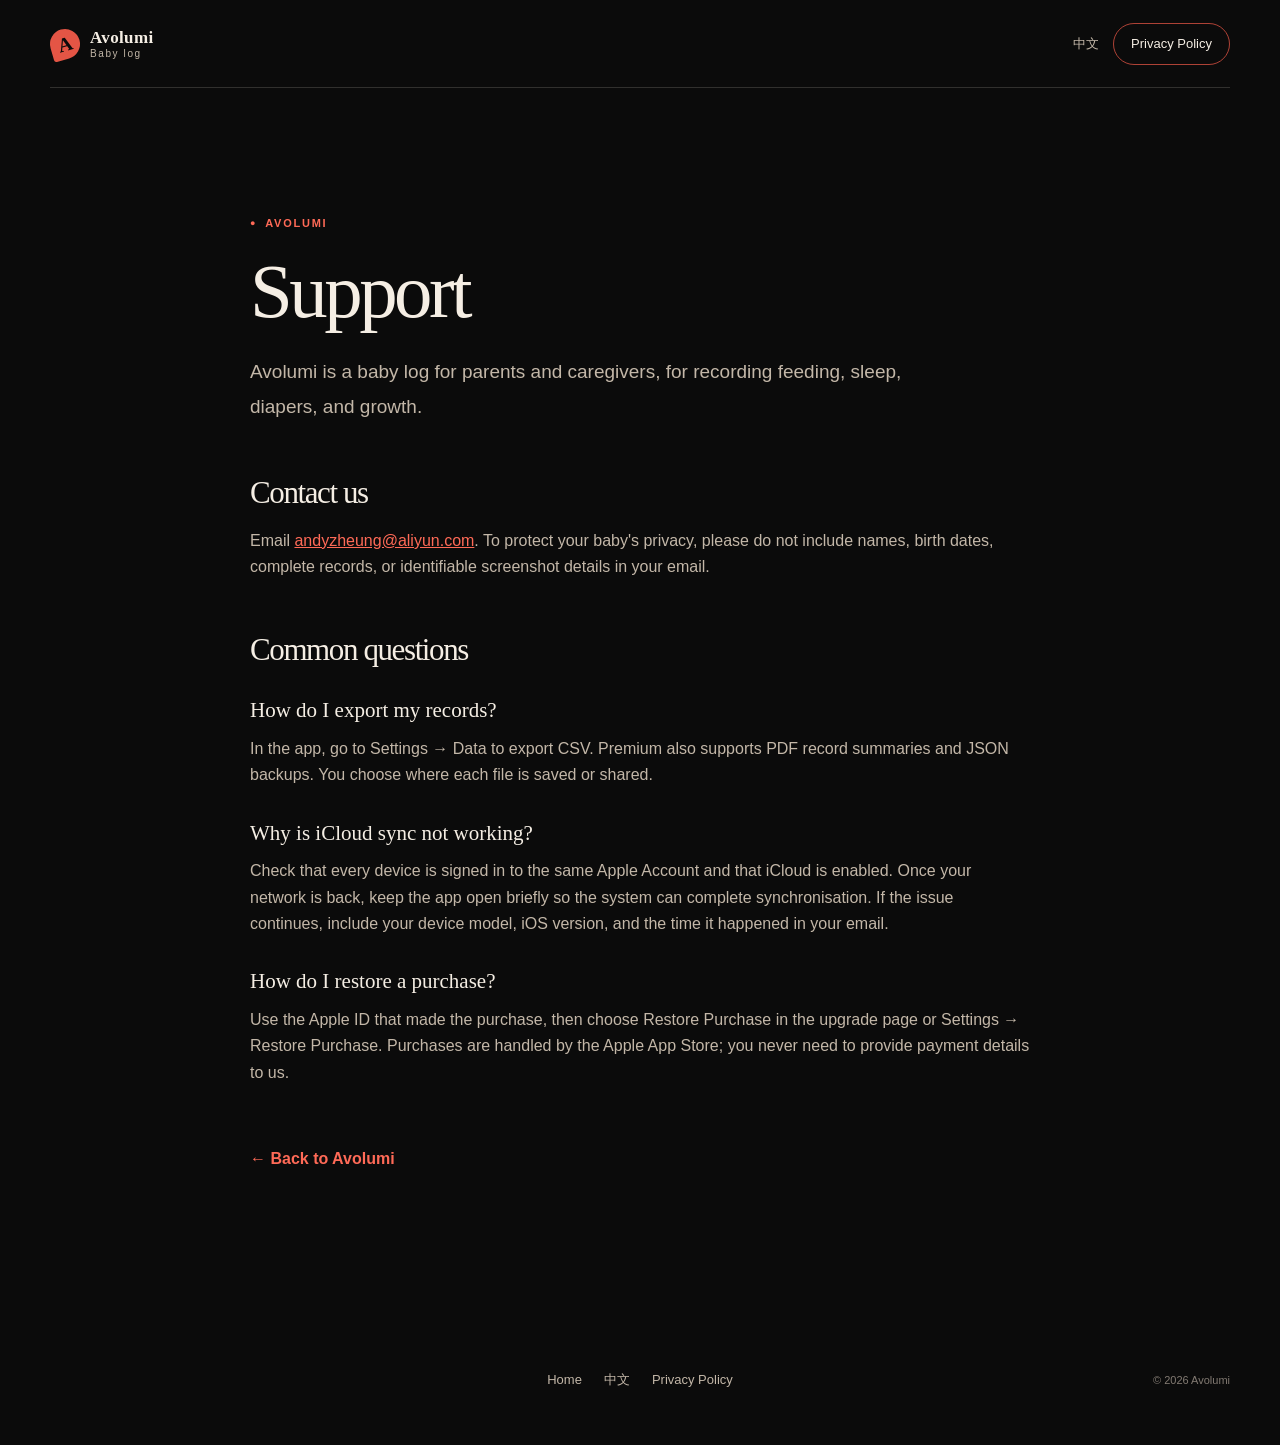
<file: en/support.html>
<!doctype html>
<html lang="en">
  <head>
    <meta charset="utf-8">
    <meta name="viewport" content="width=device-width, initial-scale=1">
    <meta name="description" content="Avolumi support and contact information.">
    <meta name="theme-color" content="#0b0b0b">
    <title>Support | Avolumi</title>
    <link rel="stylesheet" href="../styles.css?v=20261005-bilingual-2">
  </head>
  <body>
    <a class="skip-link" href="#main">Skip to main content</a>
    <header class="site-header">
      <a class="brand" href="index.html" aria-label="Avolumi home"><span class="brand-mark" aria-hidden="true">A</span><span><strong>Avolumi</strong><small>Baby log</small></span></a>
      <div class="header-actions">
        <a class="language-switch" href="../support.html" hreflang="zh-Hans" lang="zh-Hans">中文</a>
        <a class="header-cta" href="privacy.html">Privacy Policy</a>
      </div>
    </header>
    <main class="legal-page" id="main">
      <p class="eyebrow"><span aria-hidden="true">●</span> Avolumi</p>
      <h1>Support</h1>
      <p class="legal-lede">Avolumi is a baby log for parents and caregivers, for recording feeding, sleep, diapers, and growth.</p>
      <section>
        <h2>Contact us</h2>
        <p>Email <a href="mailto:andyzheung@aliyun.com">andyzheung@aliyun.com</a>. To protect your baby's privacy, please do not include names, birth dates, complete records, or identifiable screenshot details in your email.</p>
      </section>
      <section>
        <h2>Common questions</h2>
        <h3>How do I export my records?</h3>
        <p>In the app, go to Settings → Data to export CSV. Premium also supports PDF record summaries and JSON backups. You choose where each file is saved or shared.</p>
        <h3>Why is iCloud sync not working?</h3>
        <p>Check that every device is signed in to the same Apple Account and that iCloud is enabled. Once your network is back, keep the app open briefly so the system can complete synchronisation. If the issue continues, include your device model, iOS version, and the time it happened in your email.</p>
        <h3>How do I restore a purchase?</h3>
        <p>Use the Apple ID that made the purchase, then choose Restore Purchase in the upgrade page or Settings → Restore Purchase. Purchases are handled by the Apple App Store; you never need to provide payment details to us.</p>
      </section>
      <p class="legal-back"><a class="text-link" href="index.html">← Back to Avolumi</a></p>
    </main>
    <footer class="site-footer"><span></span><div class="footer-links"><a href="index.html">Home</a><a href="../support.html" hreflang="zh-Hans" lang="zh-Hans">中文</a><a href="privacy.html">Privacy Policy</a></div><p>© 2026 Avolumi</p></footer>
  </body>
</html>
</file>
<file: styles.css>
:root {
  color-scheme: dark;
  --ink: #f5eee4;
  --muted: #c3b7a8;
  --night: #0b0b0b;
  --night-soft: #151515;
  --paper: #f0e7da;
  --red: #e45545;
  --red-bright: #ff6a57;
  --line: rgba(245, 238, 228, 0.16);
  --serif: "Iowan Old Style", "Songti SC", STSong, "Noto Serif CJK SC", serif;
  --sans: "Avenir Next", "PingFang SC", "Hiragino Sans GB", "Microsoft YaHei", sans-serif;
}

* { box-sizing: border-box; }

html { scroll-behavior: smooth; }

body {
  margin: 0;
  overflow-x: hidden;
  background: var(--night);
  color: var(--ink);
  font-family: var(--sans);
  font-size: 16px;
  line-height: 1.65;
}

a { color: inherit; }

:focus-visible {
  outline: 3px solid #fff1b8;
  outline-offset: 4px;
}

.skip-link {
  position: fixed;
  z-index: 20;
  top: -80px;
  left: 20px;
  padding: 10px 14px;
  border-radius: 8px;
  background: #fff1b8;
  color: #111;
  font-weight: 700;
  text-decoration: none;
}

.skip-link:focus { top: 16px; }

.site-header,
.site-footer {
  width: min(1180px, calc(100% - 48px));
  margin: 0 auto;
}

.site-header {
  min-height: 88px;
  display: flex;
  align-items: center;
  justify-content: space-between;
  gap: 24px;
  border-bottom: 1px solid var(--line);
}

.brand {
  display: inline-flex;
  align-items: center;
  gap: 10px;
  color: var(--ink);
  text-decoration: none;
  line-height: 1;
}

.brand-mark {
  display: grid;
  width: 30px;
  height: 30px;
  place-items: center;
  border-radius: 50% 50% 50% 8%;
  background: var(--red);
  color: var(--night);
  font-family: var(--serif);
  font-size: 20px;
  font-weight: 700;
  transform: rotate(-16deg);
}

.brand strong,
.brand small { display: block; }
.brand strong { font-family: var(--serif); font-size: 17px; letter-spacing: .02em; }
.brand small { margin-top: 3px; color: var(--muted); font-size: 10px; letter-spacing: .16em; }

nav { display: flex; align-items: center; gap: clamp(16px, 3vw, 40px); }
nav a,
.footer-links a {
  color: var(--muted);
  font-size: 13px;
  text-decoration: none;
}
nav a:hover,
.footer-links a:hover,
.text-link:hover { color: var(--ink); }

.header-actions {
  display: flex;
  align-items: center;
  gap: 14px;
}

.language-switch {
  flex: 0 0 auto;
  color: var(--muted);
  font-family: var(--serif);
  font-size: 13px;
  text-decoration: none;
  white-space: nowrap;
}

.language-switch:hover { color: var(--ink); }

.header-cta {
  min-height: 42px;
  display: inline-flex;
  align-items: center;
  padding: 0 17px;
  border: 1px solid rgba(228, 85, 69, .75);
  border-radius: 999px;
  color: var(--ink);
  font-size: 13px;
  text-decoration: none;
}

.header-cta:hover { background: var(--red); color: var(--night); }

.hero {
  width: min(1180px, calc(100% - 48px));
  min-height: calc(100vh - 88px);
  margin: 0 auto;
  display: grid;
  grid-template-columns: minmax(0, 1.06fr) minmax(380px, .94fr);
  align-items: center;
  gap: clamp(36px, 7vw, 116px);
  padding: clamp(70px, 9vw, 132px) 0 clamp(72px, 8vw, 112px);
}

.eyebrow {
  display: flex;
  align-items: center;
  gap: 8px;
  margin: 0 0 22px;
  color: var(--red-bright);
  font-size: 11px;
  font-weight: 700;
  letter-spacing: .16em;
  text-transform: uppercase;
}

.eyebrow span { font-size: 9px; }

h1, h2, h3, p { margin-top: 0; }
h1, h2 { font-family: var(--serif); font-weight: 500; letter-spacing: -.045em; }
h1 { max-width: 700px; margin-bottom: 26px; font-size: clamp(49px, 6.3vw, 90px); line-height: .99; }
h1 em { color: var(--red-bright); font-style: italic; }
h2 { margin-bottom: 0; font-size: clamp(38px, 4.4vw, 64px); line-height: 1.08; }

.hero-lede { max-width: 480px; margin-bottom: 34px; color: var(--muted); font-size: clamp(16px, 1.6vw, 19px); line-height: 1.8; }
.hero-actions { display: flex; flex-wrap: wrap; gap: 12px; }

.button {
  min-height: 52px;
  display: inline-flex;
  align-items: center;
  justify-content: center;
  gap: 18px;
  padding: 0 21px;
  border: 1px solid transparent;
  border-radius: 4px;
  font-size: 14px;
  font-weight: 700;
  text-decoration: none;
  transition: transform 180ms ease, background 180ms ease, color 180ms ease;
}

.button:hover { transform: translateY(-2px); }
.button-primary { background: var(--red); color: #1b0806; }
.button-primary:hover { background: var(--red-bright); }
.button-quiet { border-color: var(--line); color: var(--ink); }
.button-quiet:hover { border-color: var(--muted); }
.button-light { background: var(--paper); color: #1b1612; }
.button-light:hover { background: #fff7eb; }

.trust-list {
  display: flex;
  flex-wrap: wrap;
  gap: 16px;
  margin: 32px 0 0;
  padding: 0;
  color: var(--muted);
  font-size: 12px;
  list-style: none;
}
.trust-list li + li::before { content: "·"; padding-right: 16px; color: var(--red); }

.hero-art { position: relative; min-height: 570px; display: grid; place-items: center; }
.hero-art::before { position: absolute; top: 6%; right: 4%; width: 270px; height: 270px; border-radius: 50%; background: radial-gradient(circle at 32% 28%, #393633 0 4%, #1f1e1d 38%, #131313 72%); content: ""; opacity: .8; }
.hero-art::after { position: absolute; bottom: 7%; width: 300px; height: 30px; border-radius: 50%; background: #000; content: ""; filter: blur(24px); opacity: .85; }
.hero-shot { position: relative; z-index: 1; width: min(326px, 74vw); margin: 0; transform: rotate(5deg); }
.hero-shot img { display: block; width: 100%; border: 1px solid #4d4d4d; border-radius: 43px; box-shadow: 20px 42px 70px #0008, -12px -12px 38px #ffffff0d; }
.hero-shot figcaption { position: absolute; right: -104px; bottom: 28px; width: 175px; margin: 0; color: var(--muted); font-family: var(--serif); font-size: 14px; line-height: 1.45; transform: rotate(-5deg); }

.quiet-band { display: grid; grid-template-columns: 1fr 1fr; gap: 36px; padding: 28px max(24px, calc((100vw - 1180px) / 2)); border-top: 1px solid var(--line); border-bottom: 1px solid var(--line); color: var(--muted); font-family: var(--serif); font-size: clamp(16px, 1.8vw, 21px); }
.quiet-band p { margin: 0; }
.quiet-band p + p { color: var(--ink); }

.section { width: min(1180px, calc(100% - 48px)); margin: 0 auto; padding: clamp(88px, 11vw, 160px) 0; }
.section-heading { display: grid; gap: 0; max-width: 740px; }

.screen-grid { display: grid; grid-template-columns: repeat(3, 1fr); gap: clamp(20px, 3vw, 42px); margin-top: 72px; }
.screen-card { overflow: hidden; border: 1px solid var(--line); border-radius: 16px; background: var(--night-soft); }
.screen-card img { display: block; width: 100%; background: #000; }
.screen-copy { min-height: 235px; display: flex; flex-direction: column; padding: 28px; }
.moment-number { color: var(--red-bright); font-family: var(--serif); font-size: 22px; }
.screen-copy h3 { margin-bottom: 14px; font-family: var(--serif); font-size: 30px; font-weight: 500; letter-spacing: -.04em; }
.screen-copy > p:not(.moment-number) { margin-bottom: 0; color: var(--muted); }
.screens-note { margin: 22px 0 0; color: #938a84; font-size: 13px; }

.privacy { width: 100%; background: #171512; }
.privacy-panel { width: min(1180px, calc(100% - 48px)); margin: 0 auto; display: grid; grid-template-columns: 1.2fr .8fr; gap: clamp(40px, 10vw, 144px); align-items: end; }
.privacy-copy > p:not(.eyebrow) { max-width: 570px; margin: 30px 0; color: var(--muted); font-size: 17px; }
.text-link { color: var(--red-bright); font-weight: 700; text-decoration: none; }
.text-link span { padding-left: 7px; }
.privacy-facts { display: grid; gap: 18px; margin: 0; }
.privacy-facts div { padding: 17px 0; border-top: 1px solid var(--line); }
.privacy-facts dt { color: var(--paper); font-family: var(--serif); font-size: 44px; line-height: 1; }
.privacy-facts dd { margin: 4px 0 0; color: var(--muted); font-size: 13px; }

.faq { display: grid; grid-template-columns: .85fr 1.15fr; gap: clamp(42px, 11vw, 160px); }
.faq-list { border-top: 1px solid var(--line); }
details { border-bottom: 1px solid var(--line); }
summary { position: relative; min-height: 72px; display: flex; align-items: center; padding: 16px 42px 16px 0; cursor: pointer; font-family: var(--serif); font-size: 20px; list-style: none; }
summary::-webkit-details-marker { display: none; }
summary::after { position: absolute; right: 3px; content: "+"; color: var(--red-bright); font-family: var(--sans); font-size: 26px; font-weight: 300; }
details[open] summary::after { content: "−"; }
details p { max-width: 600px; padding: 0 0 24px; margin: 0; color: var(--muted); }

.closing { padding: clamp(84px, 12vw, 168px) 24px; background: var(--red); color: #220b08; }
.closing-copy { width: min(900px, 100%); margin: 0 auto; text-align: center; }
.closing .eyebrow { justify-content: center; color: #5f1710; }
.closing h2 { font-size: clamp(42px, 6.2vw, 85px); }
.closing p:not(.eyebrow) { max-width: 470px; margin: 27px auto 34px; color: #69211a; }

.site-footer { display: grid; grid-template-columns: 1fr auto 1fr; align-items: center; gap: 20px; min-height: 130px; }
.footer-links { display: flex; gap: 22px; }
.site-footer > p { justify-self: end; margin: 0; color: #827a72; font-size: 11px; text-align: right; }

.legal-page {
  width: min(780px, calc(100% - 48px));
  min-height: calc(100vh - 218px);
  margin: 0 auto;
  padding: clamp(72px, 10vw, 126px) 0;
}

.legal-page h1 { margin-bottom: 24px; font-size: clamp(48px, 6vw, 78px); }
.legal-page .legal-lede { max-width: 680px; color: var(--muted); font-size: 19px; line-height: 1.85; }
.legal-page section { margin-top: 52px; }
.legal-page section h2 { margin-bottom: 18px; font-size: 31px; }
.legal-page section h3 { margin: 27px 0 8px; font-family: var(--serif); font-size: 21px; font-weight: 500; }
.legal-page section p,
.legal-page li { color: var(--muted); }
.legal-page section a { color: var(--red-bright); }
.legal-page ul { padding-left: 22px; }
.legal-page li + li { margin-top: 8px; }
.legal-back { margin-top: 60px; }

.reveal { animation: rise 700ms both; }
.hero-art.reveal { animation-delay: 100ms; }
.screen-card:nth-child(2) { animation-delay: 100ms; }
.screen-card:nth-child(3) { animation-delay: 180ms; }
@keyframes rise { from { opacity: 0; transform: translateY(18px); } to { opacity: 1; transform: translateY(0); } }

@media (max-width: 760px) {
  .site-header { width: min(100% - 32px, 600px); min-height: 72px; }
  .site-header nav { display: none; }
  .header-actions { gap: 10px; }
  .language-switch { font-size: 12px; }
  .header-cta { min-height: 38px; padding: 0 13px; font-size: 12px; }
  .hero { width: min(100% - 40px, 600px); min-height: auto; grid-template-columns: 1fr; gap: 50px; padding: 72px 0 84px; }
  h1 { font-size: clamp(46px, 14vw, 64px); }
  .hero-art { min-height: 485px; }
  .hero-art::before { top: 0; right: 0; width: 210px; height: 210px; }
  .hero-shot { width: 278px; }
  .hero-shot img { border-radius: 37px; }
  .hero-shot figcaption { right: -70px; bottom: 12px; width: 145px; font-size: 12px; }
  .quiet-band { grid-template-columns: 1fr; gap: 12px; padding: 25px 20px; }
  .section { width: min(100% - 40px, 600px); padding: 84px 0; }
  .screen-grid { grid-template-columns: 1fr; margin-top: 48px; }
  .screen-copy { min-height: auto; }
  .privacy { width: 100%; }
  .privacy-panel { width: min(100% - 40px, 600px); grid-template-columns: 1fr; padding: 84px 0; }
  .privacy.section { padding: 0; }
  .faq { grid-template-columns: 1fr; gap: 48px; }
  .site-footer { width: min(100% - 40px, 600px); grid-template-columns: 1fr; gap: 20px; padding: 34px 0; }
  .site-footer > p { justify-self: start; text-align: left; }
  .legal-page { width: min(100% - 40px, 600px); min-height: auto; padding: 72px 0; }
}

@media (prefers-reduced-motion: reduce) {
  html { scroll-behavior: auto; }
  *, *::before, *::after { animation-duration: .01ms !important; animation-iteration-count: 1 !important; transition-duration: .01ms !important; }
}
</file>
